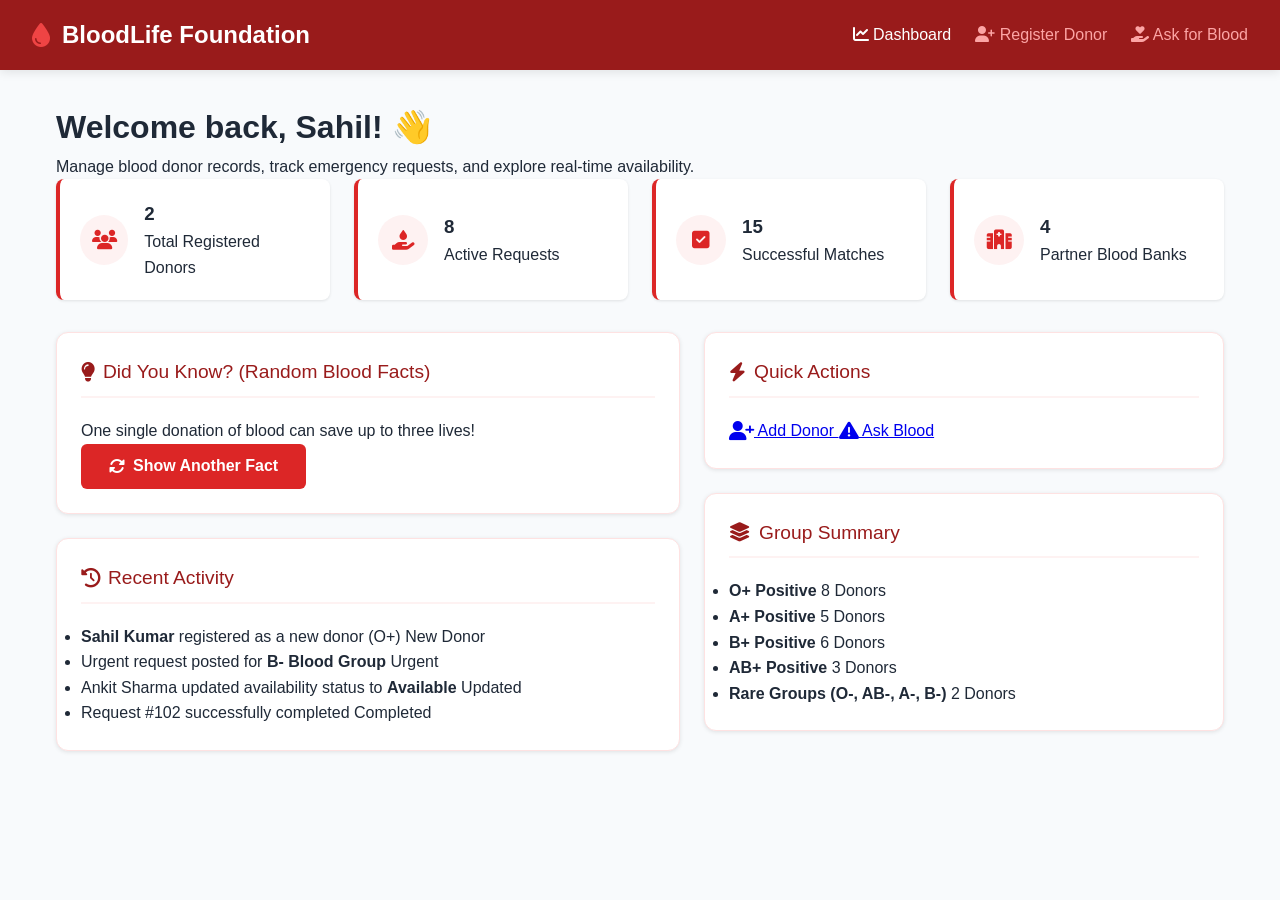
<file: index.html>
<!DOCTYPE html>
<html lang="en">
<head>
  <meta charset="UTF-8">
  <meta name="viewport" content="width=device-width, initial-scale=1.0">
  <title>Blood Donation Portal - Dashboard</title>
  <!-- FontAwesome Icons -->
  <link rel="stylesheet" href="https://cdnjs.cloudflare.com/ajax/libs/font-awesome/6.4.0/css/all.min.css">
  <link rel="stylesheet" href="style.css">
</head>
<body>

  <!-- Navigation -->
  <header>
    <div class="logo">
      <i class="fa-solid => fa-droplet"></i>
      <span>BloodLife Foundation</span>
    </div>
    <nav>
      <ul>
        <li><a href="index.html" class="active"><i class="fa-solid fa-chart-line"></i> Dashboard</a></li>
        <li><a href="register.html"><i class="fa-solid fa-user-plus"></i> Register Donor</a></li>
        <li><a href="request.html"><i class="fa-solid fa-hand-holding-heart"></i> Ask for Blood</a></li>
        
      </ul>
    </nav>
  </header>

  <!-- Main Content Container -->
  <main>
    
    <!-- Hero Banner -->
    <div class="hero-card">
      <h1>Welcome back, Sahil! 👋</h1>
      <p>Manage blood donor records, track emergency requests, and explore real-time availability.</p>
    </div>

    <!-- Key Statistics Grid -->
    <div class="stats-grid">
      <div class="stat-card">
        <div class="stat-icon"><i class="fa-solid fa-users"></i></div>
        <div class="stat-info">
          <h3 id="stat-donors">24</h3>
          <p>Total Registered Donors</p>
        </div>
      </div>

      <div class="stat-card">
        <div class="stat-icon"><i class="fa-solid fa-hand-holding-droplet"></i></div>
        <div class="stat-info">
          <h3 id="stat-requests">8</h3>
          <p>Active Requests</p>
        </div>
      </div>

      <div class="stat-card">
        <div class="stat-icon"><i class="fa-solid fa-square-check"></i></div>
        <div class="stat-info">
          <h3>15</h3>
          <p>Successful Matches</p>
        </div>
      </div>

      <div class="stat-card">
        <div class="stat-icon"><i class="fa-solid fa-hospital"></i></div>
        <div class="stat-info">
          <h3>4</h3>
          <p>Partner Blood Banks</p>
        </div>
      </div>
    </div>

    <!-- Dashboard Content Grid -->
    <div class="dashboard-grid">
      
      <!-- Left Column: Main Features -->
      <div>
        
        <!-- Random Facts Section -->
        <div class="card facts-card">
          <div class="card-title">
            <i class="fa-solid fa-lightbulb"></i> Did You Know? (Random Blood Facts)
          </div>
          <div class="fact-box">
            <p id="fact-text">Loading blood fact...</p>
          </div>
          <button class="btn-fact" id="next-fact-btn">
            <i class="fa-solid fa-rotate"></i> Show Another Fact
          </button>
        </div>

        <!-- Recent Activity Feed -->
        <div class="card">
          <div class="card-title">
            <i class="fa-solid fa-clock-rotate-left"></i> Recent Activity
          </div>
          <ul class="activity-list">
            <li class="activity-item">
              <span><strong>Sahil Kumar</strong> registered as a new donor (O+)</span>
              <span class="badge">New Donor</span>
            </li>
            <li class="activity-item">
              <span>Urgent request posted for <strong>B- Blood Group</strong></span>
              <span class="badge urgent">Urgent</span>
            </li>
            <li class="activity-item">
              <span>Ankit Sharma updated availability status to <strong>Available</strong></span>
              <span class="badge">Updated</span>
            </li>
            <li class="activity-item">
              <span>Request #102 successfully completed</span>
              <span class="badge">Completed</span>
            </li>
          </ul>
        </div>

      </div>

      <!-- Right Column: Quick Links & Summary -->
      <div>
        
        <!-- Quick Actions -->
        <div class="card">
          <div class="card-title">
            <i class="fa-solid fa-bolt"></i> Quick Actions
          </div>
          <div class="actions-grid">
            <a href="register.html" class="action-btn">
              <i class="fa-solid fa-user-plus fa-lg"></i>
              Add Donor
            </a>
            <a href="request.html" class="action-btn">
              <i class="fa-solid fa-triangle-exclamation fa-lg"></i>
              Ask Blood
            </a>
          </div>
        </div>

        <!-- Blood Group Availability Summary -->
        <div class="card">
          <div class="card-title">
            <i class="fa-solid fa-layer-group"></i> Group Summary
          </div>
          <ul class="activity-list">
            <li class="activity-item">
              <span><strong>O+ Positive</strong></span>
              <span>8 Donors</span>
            </li>
            <li class="activity-item">
              <span><strong>A+ Positive</strong></span>
              <span>5 Donors</span>
            </li>
            <li class="activity-item">
              <span><strong>B+ Positive</strong></span>
              <span>6 Donors</span>
            </li>
            <li class="activity-item">
              <span><strong>AB+ Positive</strong></span>
              <span>3 Donors</span>
            </li>
            <li class="activity-item">
              <span><strong>Rare Groups (O-, AB-, A-, B-)</strong></span>
              <span>2 Donors</span>
            </li>
          </ul>
        </div>

      </div>

    </div>

  </main>

  <script src="script.js"></script>
</body>
</html>
</file>
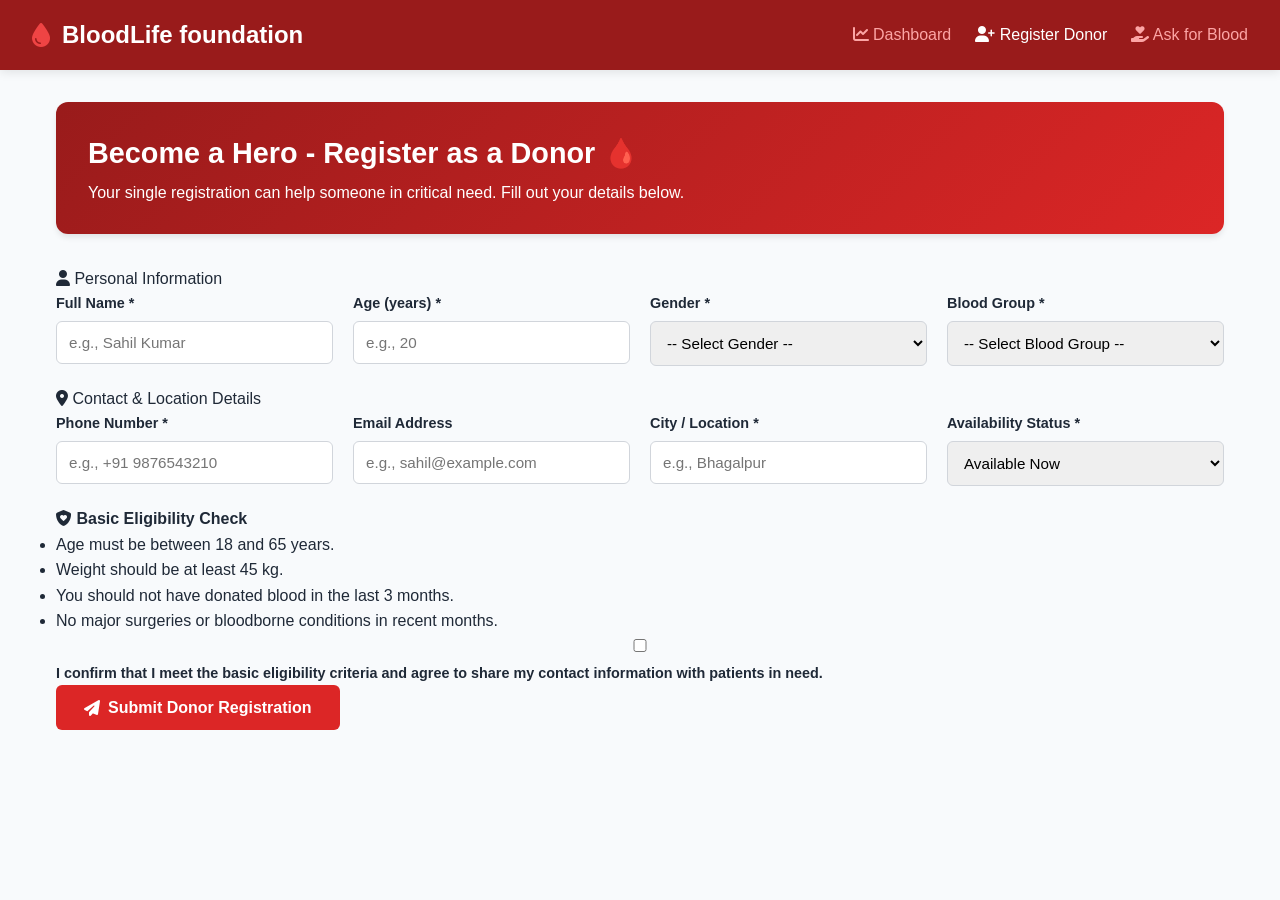
<file: register.html>
<!DOCTYPE html>
<html lang="en">
<head>
  <meta charset="UTF-8">
  <meta name="viewport" content="width=device-width, initial-scale=1.0">
  <title>Blood Donation Portal - Register as Donor</title>
  <!-- FontAwesome Icons -->
  <link rel="stylesheet" href="https://cdnjs.cloudflare.com/ajax/libs/font-awesome/6.4.0/css/all.min.css">
  
  <link rel="stylesheet" href="style.css">
</head>
<body>

  <!-- Navigation Bar -->
  <header>
    <div class="logo">
      <i class="fa-solid fa-droplet"></i>
      <span>BloodLife foundation</span>
    </div>
    <nav>
      <ul>
        <li><a href="index.html"><i class="fa-solid fa-chart-line"></i> Dashboard</a></li>
        <li><a href="register.html" class="active"><i class="fa-solid fa-user-plus"></i> Register Donor</a></li>
        <li><a href="request.html"><i class="fa-solid fa-hand-holding-heart"></i> Ask for Blood</a></li>
      </ul>
    </nav>
  </header>

  <!-- Main Content -->
  <main>
    <!-- Header Banner -->
    <div class="page-header">
      <h1>Become a Hero - Register as a Donor 🩸</h1>
      <p>Your single registration can help someone in critical need. Fill out your details below.</p>
    </div>

    <!-- Alert Notification -->
    <div id="success-alert" class="alert-success">
      <i class="fa-solid fa-circle-check"></i>
      <div>
        <strong>Registration Successful!</strong>
        <p style="font-size: 0.85rem;">You have been registered as an active blood donor.</p>
      </div>
    </div>

    <!-- Registration Form -->
    <div class="form-card">
      <form id="donorForm">

        <!-- Personal Details Section -->
        <div class="section-title">
          <i class="fa-solid fa-user"></i> Personal Information
        </div>

        <div class="form-grid">
          <div class="form-group">
            <label for="fullName">Full Name *</label>
            <input type="text" id="fullName" placeholder="e.g., Sahil Kumar" required>
          </div>

          <div class="form-group">
            <label for="age">Age (years) *</label>
            <input type="number" id="age" min="18" max="65" placeholder="e.g., 20" required>
          </div>

          <div class="form-group">
            <label for="gender">Gender *</label>
            <select id="gender" required>
              <option value="">-- Select Gender --</option>
              <option value="Male">Male</option>
              <option value="Female">Female</option>
              <option value="Other">Other</option>
            </select>
          </div>

          <div class="form-group">
            <label for="bloodGroup">Blood Group *</label>
            <select id="bloodGroup" required>
              <option value="">-- Select Blood Group --</option>
              <option value="A+">A+</option>
              <option value="A-">A-</option>
              <option value="B+">B+</option>
              <option value="B-">B-</option>
              <option value="O+">O+</option>
              <option value="O-">O-</option>
              <option value="AB+">AB+</option>
              <option value="AB-">AB-</option>
            </select>
          </div>
        </div>

        <!-- Contact & Location Section -->
        <div class="section-title">
          <i class="fa-solid fa-location-dot"></i> Contact & Location Details
        </div>

        <div class="form-grid">
          <div class="form-group">
            <label for="phone">Phone Number *</label>
            <input type="tel" id="phone" placeholder="e.g., +91 9876543210" required>
          </div>

          <div class="form-group">
            <label for="email">Email Address</label>
            <input type="email" id="email" placeholder="e.g., sahil@example.com">
          </div>

          <div class="form-group">
            <label for="city">City / Location *</label>
            <input type="text" id="city" placeholder="e.g., Bhagalpur" required>
          </div>

          <div class="form-group">
            <label for="availability">Availability Status *</label>
            <select id="availability" required>
              <option value="Available">Available Now</option>
              <option value="Un-available">Unavailable Currently</option>
            </select>
          </div>
        </div>

        <!-- Medical Check Criteria Box -->
        <div class="guidelines-box">
          <h4><i class="fa-solid fa-shield-heart"></i> Basic Eligibility Check</h4>
          <ul>
            <li>Age must be between 18 and 65 years.</li>
            <li>Weight should be at least 45 kg.</li>
            <li>You should not have donated blood in the last 3 months.</li>
            <li>No major surgeries or bloodborne conditions in recent months.</li>
          </ul>
        </div>

        <!-- Terms Agreement -->
        <div class="checkbox-group">
          <input type="checkbox" id="terms" required>
          <label for="terms">I confirm that I meet the basic eligibility criteria and agree to share my contact information with patients in need.</label>
        </div>

        <!-- Submit Button -->
        <button type="submit" class="btn-submit">
          <i class="fa-solid fa-paper-plane"></i> Submit Donor Registration
        </button>

      </form>
    </div>
  </main>

<script src="script.js"></script>
</body>
</html>
</file>
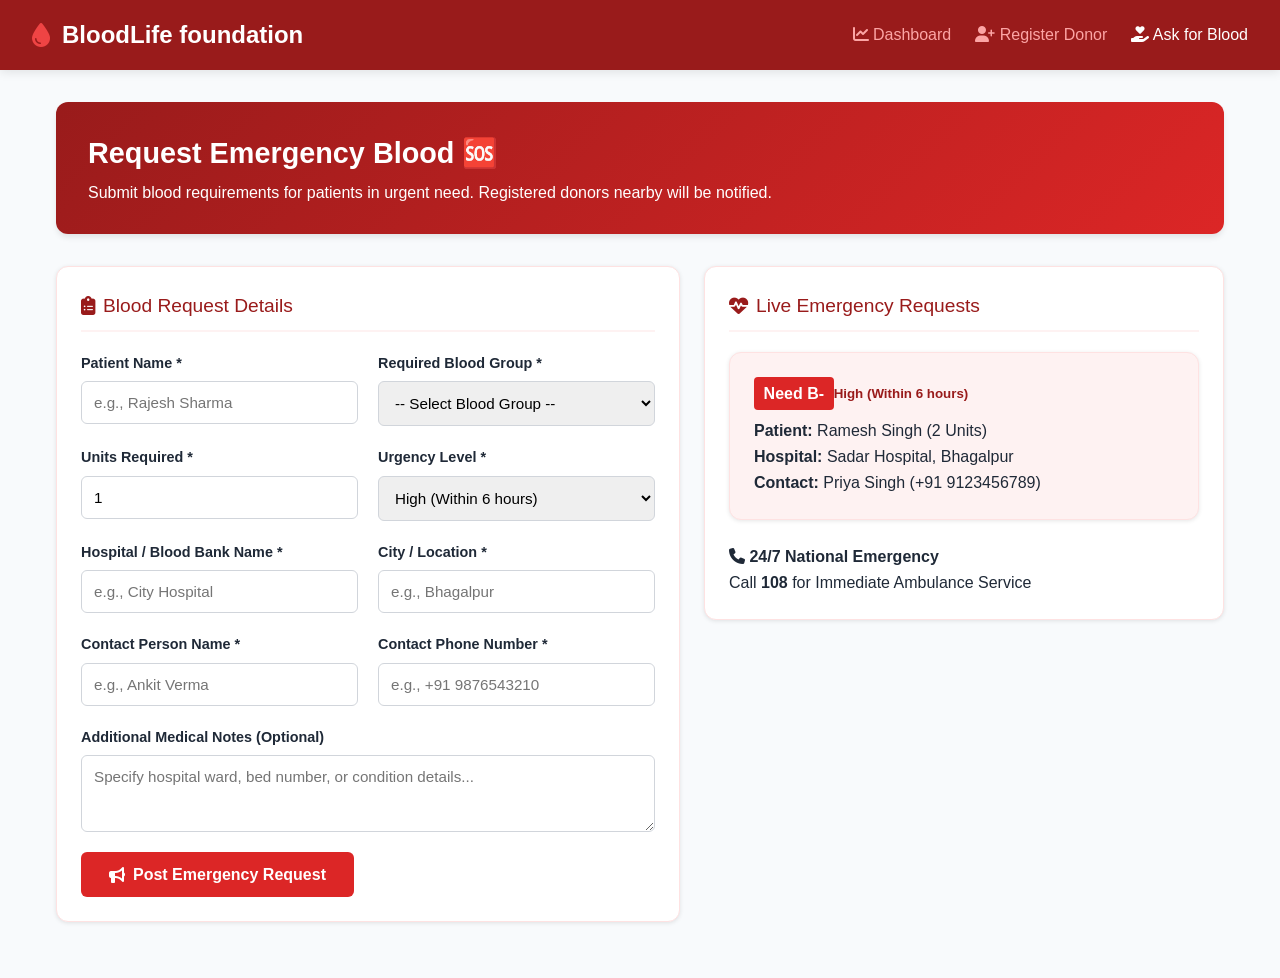
<file: request.html>
<!DOCTYPE html>
<html lang="en">
<head>
  <meta charset="UTF-8">
  <meta name="viewport" content="width=device-width, initial-scale=1.0">
  <title>Blood Donation Portal - Ask for Blood</title>
  <!-- FontAwesome Icons -->
  <link rel="stylesheet" href="https://cdnjs.cloudflare.com/ajax/libs/font-awesome/6.4.0/css/all.min.css">
  
  <link rel="stylesheet" href="style.css">
</head>
<body>

  <!-- Navigation Bar -->
  <header>
    <div class="logo">
      <i class="fa-solid fa-droplet"></i>
      <span>BloodLife foundation</span>
    </div>
    <nav>
      <ul>
        <li><a href="index.html"><i class="fa-solid fa-chart-line"></i> Dashboard</a></li>
        <li><a href="register.html"><i class="fa-solid fa-user-plus"></i> Register Donor</a></li>
        <li><a href="request.html" class="active"><i class="fa-solid fa-hand-holding-heart"></i> Ask for Blood</a></li>
      </ul>
    </nav>
  </header>

  <!-- Main Container -->
  <main>

    <!-- Header Banner -->
    <div class="page-header">
      <h1>Request Emergency Blood 🆘</h1>
      <p>Submit blood requirements for patients in urgent need. Registered donors nearby will be notified.</p>
    </div>

    <!-- Alert Notification -->
    <div id="success-alert" class="alert-success">
      <i class="fa-solid fa-circle-check fa-lg"></i>
      <div>
        <strong>Blood Request Posted Successfully!</strong>
        <p style="font-size: 0.85rem;">Your request is now live for registered donors to see.</p>
      </div>
    </div>

    <!-- Main Content Grid -->
    <div class="request-grid">

      <!-- Left Side: Request Form -->
      <div class="card">
        <div class="card-title">
          <i class="fa-solid fa-clipboard-list"></i> Blood Request Details
        </div>

        <form id="requestForm">
          <div class="form-grid">
            
            <div class="form-group">
              <label for="patientName">Patient Name *</label>
              <input type="text" id="patientName" placeholder="e.g., Rajesh Sharma" required>
            </div>

            <div class="form-group">
              <label for="bloodGroup">Required Blood Group *</label>
              <select id="bloodGroup" required>
                <option value="">-- Select Blood Group --</option>
                <option value="A+">A+</option>
                <option value="A-">A-</option>
                <option value="B+">B+</option>
                <option value="B-">B-</option>
                <option value="O+">O+</option>
                <option value="O-">O-</option>
                <option value="AB+">AB+</option>
                <option value="AB-">AB-</option>
              </select>
            </div>

            <div class="form-group">
              <label for="units">Units Required *</label>
              <input type="number" id="units" min="1" max="10" value="1" required>
            </div>

            <div class="form-group">
              <label for="urgency">Urgency Level *</label>
              <select id="urgency" required>
                <option value="High (Within 6 hours)">High (Within 6 hours)</option>
                <option value="Medium (Within 24 hours)">Medium (Within 24 hours)</option>
                <option value="Normal (Planned)">Normal (Planned)</option>
              </select>
            </div>

            <div class="form-group">
              <label for="hospital">Hospital / Blood Bank Name *</label>
              <input type="text" id="hospital" placeholder="e.g., City Hospital" required>
            </div>

            <div class="form-group">
              <label for="city">City / Location *</label>
              <input type="text" id="city" placeholder="e.g., Bhagalpur" required>
            </div>

            <div class="form-group">
              <label for="contactPerson">Contact Person Name *</label>
              <input type="text" id="contactPerson" placeholder="e.g., Ankit Verma" required>
            </div>

            <div class="form-group">
              <label for="contactPhone">Contact Phone Number *</label>
              <input type="tel" id="contactPhone" placeholder="e.g., +91 9876543210" required>
            </div>

            <div class="form-group full-width">
              <label for="notes">Additional Medical Notes (Optional)</label>
              <textarea id="notes" rows="3" placeholder="Specify hospital ward, bed number, or condition details..."></textarea>
            </div>

          </div>

          <button type="submit" class="btn-submit">
            <i class="fa-solid fa-bullhorn"></i> Post Emergency Request
          </button>
        </form>
      </div>

      <!-- Right Side: Active Blood Requests Feed -->
      <div>
        <div class="card">
          <div class="card-title">
            <i class="fa-solid fa-heart-pulse"></i> Live Emergency Requests
          </div>

          <div id="requestsContainer" class="requests-list">
            <!-- Dynamic blood requests inserted via JS -->
          </div>

          <!-- Emergency Banner -->
          <div class="emergency-banner">
            <h4><i class="fa-solid fa-phone"></i> 24/7 National Emergency</h4>
            <p>Call <strong>108</strong> for Immediate Ambulance Service</p>
          </div>
        </div>
      </div>

    </div>

  </main>

  <script src="script.js"></script>
</body>
</html>
</file>
<file: style.css>
/* Global Variables & Theme */
:root {
  --primary: #dc2626;      /* Primary Red */
  --primary-dark: #991b1b; /* Dark Crimson */
  --primary-light: #fef2f2;/* Light Red Tint */
  --accent: #ef4444;       /* Bright Red */
  --bg-color: #f8fafc;    /* Soft Gray BG */
  --card-bg: #ffffff;      /* White Card BG */
  --text-main: #1f2937;    /* Main Text */
  --text-muted: #6b7280;   /* Muted Text */
  --border-color: #fee2e2; /* Red Border Tint */
}

* {
  box-sizing: border-box;
  margin: 0;
  padding: 0;
  font-family: 'Segoe UI', Tahoma, Geneva, Verdana, sans-serif;
}

body {
  background-color: var(--bg-color);
  color: var(--text-main);
  line-height: 1.6;
}

/* Header & Navigation */
header {
  background-color: var(--primary-dark);
  color: white;
  padding: 1rem 2rem;
  display: flex;
  justify-content: space-between;
  align-items: center;
  box-shadow: 0 2px 10px rgba(0,0,0,0.1);
}

.logo {
  display: flex;
  align-items: center;
  gap: 0.75rem;
  font-size: 1.5rem;
  font-weight: bold;
}

.logo i {
  color: var(--accent);
}

nav ul {
  display: flex;
  list-style: none;
  gap: 1.5rem;
}

nav a {
  color: #fca5a5;
  text-decoration: none;
  font-weight: 500;
  transition: color 0.3s ease;
}

nav a.active, nav a:hover {
  color: white;
}

/* Main Container & Banners */
main {
  max-width: 1200px;
  margin: 2rem auto;
  padding: 0 1rem;
}

.page-header {
  background: linear-gradient(135deg, var(--primary-dark), var(--primary));
  color: white;
  padding: 1.75rem 2rem;
  border-radius: 12px;
  margin-bottom: 2rem;
  box-shadow: 0 4px 6px -1px rgba(0, 0, 0, 0.1);
}

.page-header h1 {
  font-size: 1.8rem;
  margin-bottom: 0.25rem;
}

/* Cards & Layouts */
.card {
  background-color: var(--card-bg);
  border-radius: 12px;
  padding: 1.5rem;
  box-shadow: 0 1px 4px rgba(0,0,0,0.1);
  border: 1px solid var(--border-color);
  margin-bottom: 1.5rem;
}

.card-title {
  font-size: 1.2rem;
  color: var(--primary-dark);
  margin-bottom: 1.25rem;
  padding-bottom: 0.5rem;
  border-bottom: 2px solid var(--primary-light);
  display: flex;
  align-items: center;
  gap: 0.5rem;
}

/* Grids */
.stats-grid {
  display: grid;
  grid-template-columns: repeat(auto-fit, minmax(220px, 1fr));
  gap: 1.5rem;
  margin-bottom: 2rem;
}

.stat-card {
  background-color: var(--card-bg);
  border-left: 4px solid var(--primary);
  padding: 1.25rem;
  border-radius: 8px;
  box-shadow: 0 1px 3px rgba(0,0,0,0.1);
  display: flex;
  align-items: center;
  gap: 1rem;
}

.stat-icon {
  background-color: var(--primary-light);
  color: var(--primary);
  width: 50px;
  height: 50px;
  border-radius: 50%;
  display: flex;
  align-items: center;
  justify-content: center;
  font-size: 1.25rem;
}

.dashboard-grid, .request-grid {
  display: grid;
  grid-template-columns: 1.2fr 1fr;
  gap: 1.5rem;
}

@media (max-width: 850px) {
  .dashboard-grid, .request-grid {
    grid-template-columns: 1fr;
  }
}

/* Forms & Controls */
.form-grid {
  display: grid;
  grid-template-columns: repeat(auto-fit, minmax(220px, 1fr));
  gap: 1.25rem;
  margin-bottom: 1.25rem;
}

.form-group {
  display: flex;
  flex-direction: column;
  gap: 0.4rem;
}

.form-group.full-width {
  grid-column: 1 / -1;
}

label {
  font-weight: 600;
  font-size: 0.9rem;
}

input, select, textarea {
  width: 100%;
  padding: 0.75rem;
  border: 1px solid #d1d5db;
  border-radius: 6px;
  font-size: 0.95rem;
  transition: border-color 0.2s ease, box-shadow 0.2s ease;
}

input:focus, select:focus, textarea:focus {
  outline: none;
  border-color: var(--primary);
  box-shadow: 0 0 0 3px rgba(220, 38, 38, 0.15);
}

.btn-submit, .btn-fact {
  background-color: var(--primary);
  color: white;
  border: none;
  padding: 0.85rem 1.75rem;
  font-size: 1rem;
  font-weight: 600;
  border-radius: 6px;
  cursor: pointer;
  display: inline-flex;
  align-items: center;
  justify-content: center;
  gap: 0.5rem;
  transition: background-color 0.2s ease;
}

.btn-submit:hover, .btn-fact:hover {
  background-color: var(--primary-dark);
}

/* Badges & Tables */
.table-container {
  background-color: var(--card-bg);
  border-radius: 12px;
  box-shadow: 0 1px 4px rgba(0,0,0,0.1);
  border: 1px solid var(--border-color);
  overflow-x: auto;
}

table {
  width: 100%;
  border-collapse: collapse;
  text-align: left;
}

thead {
  background-color: var(--primary-light);
  border-bottom: 2px solid var(--border-color);
}

th, td {
  padding: 1rem;
  font-size: 0.92rem;
}

.badge-blood {
  background-color: var(--primary);
  color: white;
  font-weight: bold;
  padding: 0.25rem 0.6rem;
  border-radius: 4px;
}

.badge-status {
  padding: 0.25rem 0.6rem;
  border-radius: 12px;
  font-size: 0.8rem;
  font-weight: 600;
}

.status-available { background: #def7ec; color: #03543f; }
.status-unavailable { background: #fde8e8; color: #9b1c1c; }

.alert-success {
  display: none;
  background-color: #def7ec;
  color: #03543f;
  border: 1px solid #84e1bc;
  padding: 1rem;
  border-radius: 8px;
  margin-bottom: 1.5rem;
  align-items: center;
  gap: 0.75rem;
}
</file>
